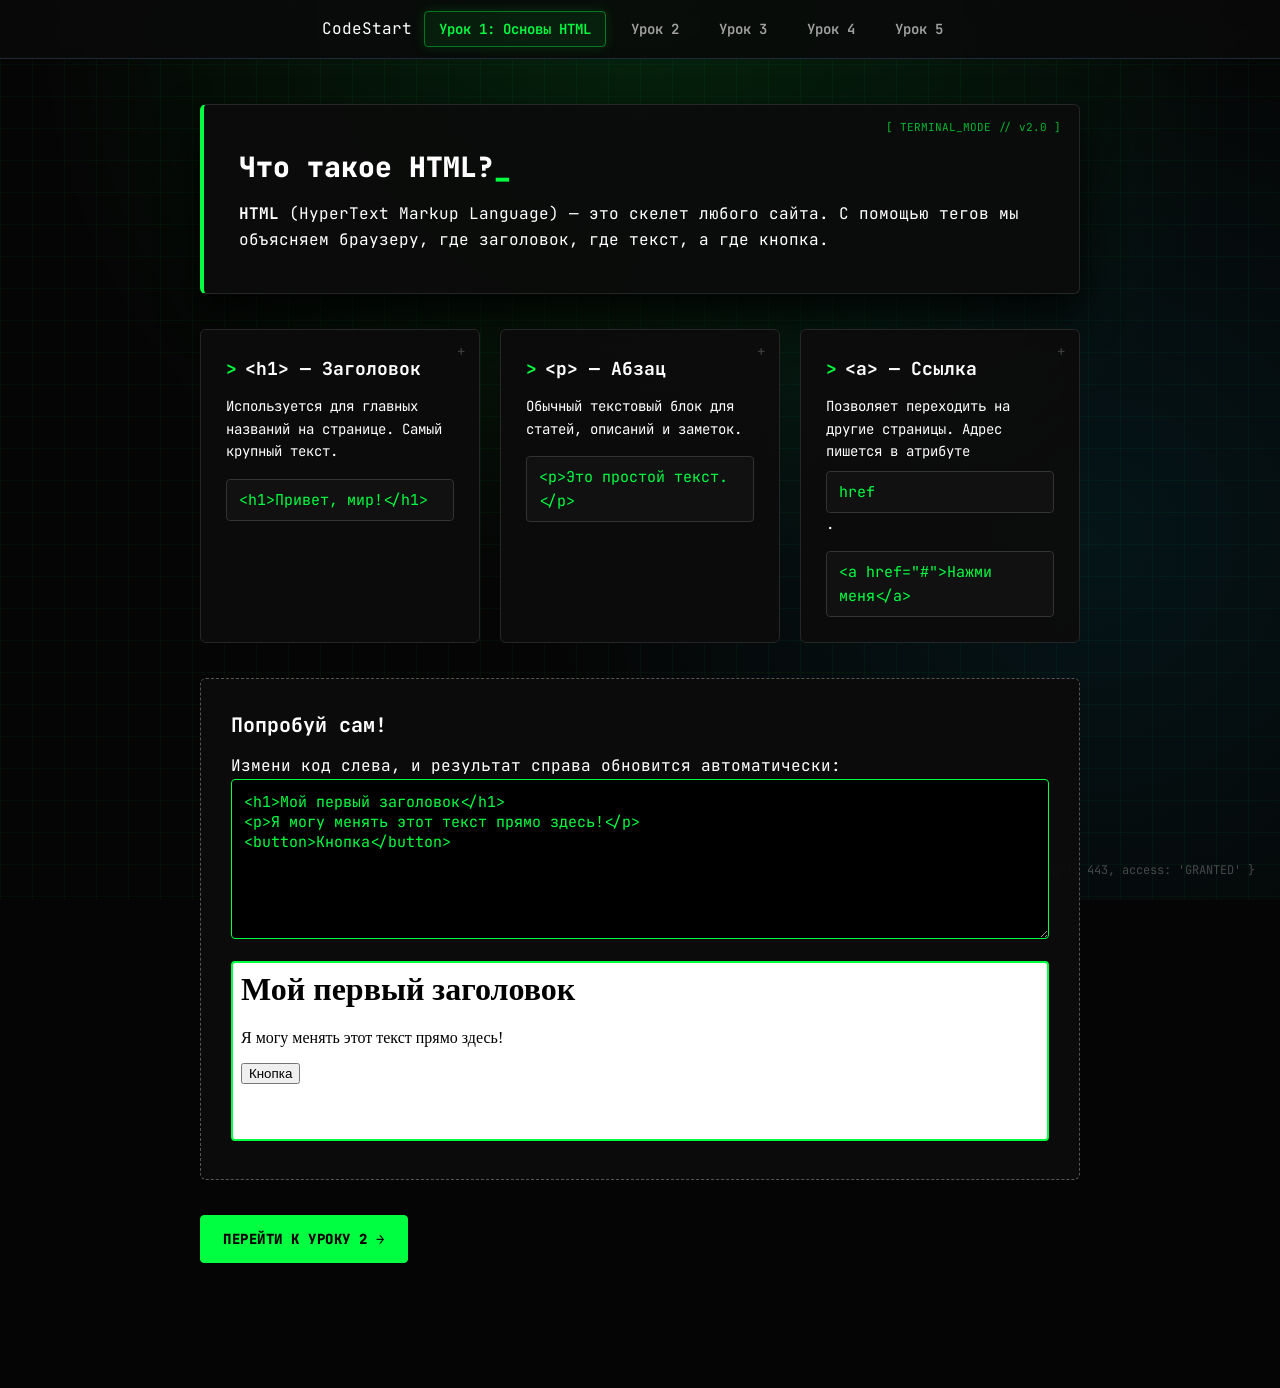
<file: index.html>
<!DOCTYPE html>
<html lang="ru">
<head>
    <meta charset="UTF-8">
    <title>Учим HTML и CSS — Урок 1: HTML</title>
    <link rel="stylesheet" href="style.css">
</head>
<body>

    <!-- Навигация по страницам сайта -->
    <nav class="navbar">
        <div class="logo">CodeStart</div>
        <div class="nav-links">
            <a href="index.html" class="active">Урок 1: Основы HTML</a>
            <a href="css-lesson.html">Урок 2</a>
            <a href="lesson3.html">Урок 3</a>
            <a href="lesson4.html">Урок 4</a>
            <a href="lesson5.html">Урок 5</a>
        </div>
    </nav>

    <main class="container">
        <header class="hero">
            <h1>Что такое HTML?</h1>
            <p><strong>HTML</strong> (HyperText Markup Language) — это скелет любого сайта. С помощью тегов мы объясняем браузеру, где заголовок, где текст, а где кнопка.</p>
        </header>

        <!-- Блок теории -->
        <section class="theory-grid">
            <div class="card">
                <h3>&lt;h1&gt; — Заголовок</h3>
                <p>Используется для главных названий на странице. Самый крупный текст.</p>
                <code>&lt;h1&gt;Привет, мир!&lt;/h1&gt;</code>
            </div>
            <div class="card">
                <h3>&lt;p&gt; — Абзац</h3>
                <p>Обычный текстовый блок для статей, описаний и заметок.</p>
                <code>&lt;p&gt;Это простой текст.&lt;/p&gt;</code>
            </div>
            <div class="card">
                <h3>&lt;a&gt; — Ссылка</h3>
                <p>Позволяет переходить на другие страницы. Адрес пишется в атрибуте <code>href</code>.</p>
                <code>&lt;a href="#"&gt;Нажми меня&lt;/a&gt;</code>
            </div>
        </section>

        <!-- Интерактивная песочница -->
        <section class="playground">
            <h2>Попробуй сам!</h2>
            <p>Измени код слева, и результат справа обновится автоматически:</p>
            
            <div class="editor-box">
                <textarea id="htmlCode" oninput="updatePreview()">
<h1>Мой первый заголовок</h1>
<p>Я могу менять этот текст прямо здесь!</p>
<button>Кнопка</button>
                </textarea>
                <iframe id="previewFrame"></iframe>
            </div>
        </section>

        <div class="next-step">
            <a href="css-lesson.html" class="btn">Перейти к Уроку 2 →</a>
        </div>
    </main>

    <!-- Небольшой скрипт для работы песочницы -->
    <script>
        function updatePreview() {
            const code = document.getElementById("htmlCode").value;
            const frame = document.getElementById("previewFrame").contentWindow.document;
            frame.open();
            frame.write(code);
            frame.close();
        }
        // Запускаем при загрузке страницы
        updatePreview();
    </script>

</body>
</html>
</file>
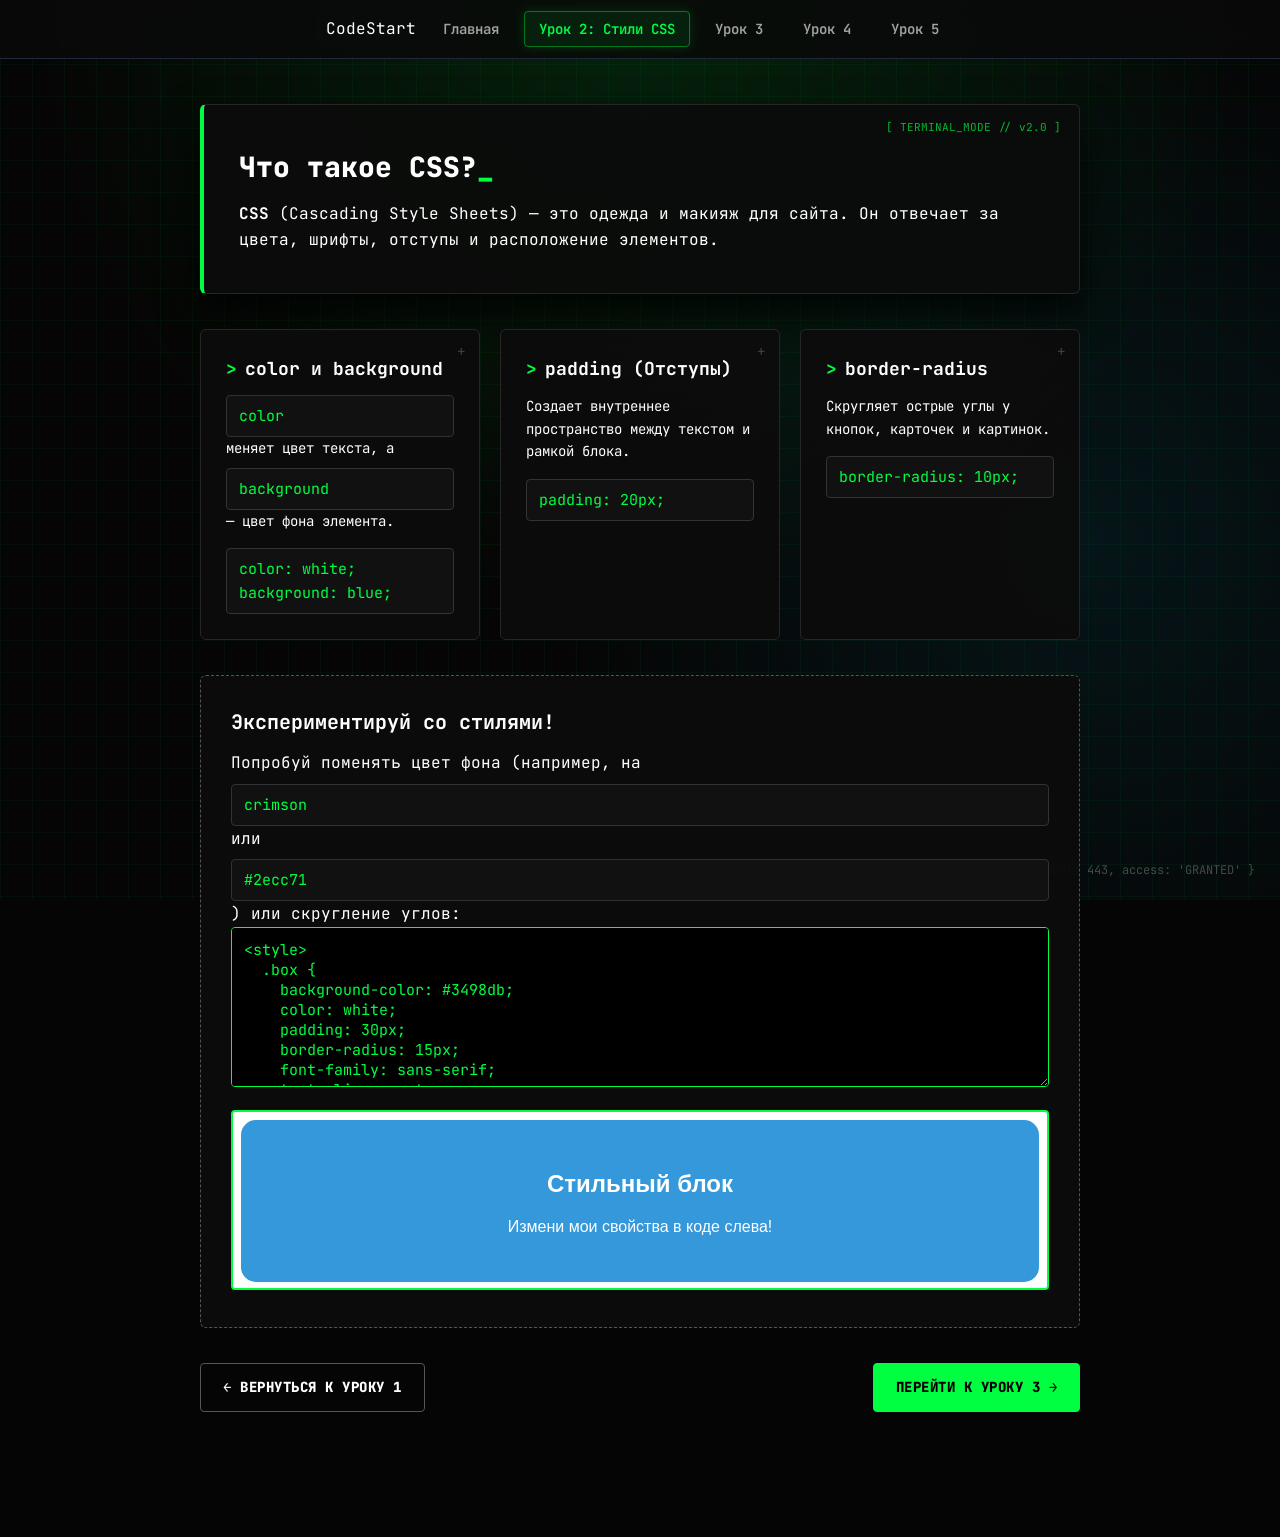
<file: css-lesson.html>
<!DOCTYPE html>
<html lang="ru">
<head>
    <meta charset="UTF-8">
    <title>Учим HTML и CSS — Урок 2: CSS</title>
    <link rel="stylesheet" href="style.css">
</head>
<body>

    <!-- Навигация (такая же, чтобы удобно переключаться) -->
    <nav class="navbar">
        <div class="logo">CodeStart</div>
        <div class="nav-links">
            <a href="index.html">Главная</a>
            <a href="css-lesson.html" class="active">Урок 2: Стили CSS</a>
            <a href="lesson3.html">Урок 3</a>
            <a href="lesson4.html">Урок 4</a>
            <a href="lesson5.html">Урок 5</a>
        </div>
    </nav>

    <main class="container">
        <header class="hero">
            <h1>Что такое CSS?</h1>
            <p><strong>CSS</strong> (Cascading Style Sheets) — это одежда и макияж для сайта. Он отвечает за цвета, шрифты, отступы и расположение элементов.</p>
        </header>

        <!-- Блок теории -->
        <section class="theory-grid">
            <div class="card">
                <h3>color и background</h3>
                <p><code>color</code> меняет цвет текста, а <code>background</code> — цвет фона элемента.</p>
                <code>color: white; background: blue;</code>
            </div>
            <div class="card">
                <h3>padding (Отступы)</h3>
                <p>Создает внутреннее пространство между текстом и рамкой блока.</p>
                <code>padding: 20px;</code>
            </div>
            <div class="card">
                <h3>border-radius</h3>
                <p>Скругляет острые углы у кнопок, карточек и картинок.</p>
                <code>border-radius: 10px;</code>
            </div>
        </section>

        <!-- Интерактивная песочница для CSS -->
        <section class="playground">
            <h2>Экспериментируй со стилями!</h2>
            <p>Попробуй поменять цвет фона (например, на <code>crimson</code> или <code>#2ecc71</code>) или скругление углов:</p>
            
            <div class="editor-box">
                <textarea id="cssCode" oninput="updateCssPreview()">
<style>
  .box {
    background-color: #3498db;
    color: white;
    padding: 30px;
    border-radius: 15px;
    font-family: sans-serif;
    text-align: center;
  }
</style>

<div class="box">
  <h2>Стильный блок</h2>
  <p>Измени мои свойства в коде слева!</p>
</div>
                </textarea>
                <iframe id="cssPreviewFrame"></iframe>
            </div>
        </section>

        <div class="next-step">
            <a href="index.html" class="btn btn-secondary">← Вернуться к Уроку 1 </a>
            <a href="lesson3.html" class="btn">Перейти к Уроку 3 →</a>
        </div>
    </main>

    <script>
        function updateCssPreview() {
            const code = document.getElementById("cssCode").value;
            const frame = document.getElementById("cssPreviewFrame").contentWindow.document;
            frame.open();
            frame.write(code);
            frame.close();
        }
        updateCssPreview();
    </script>

</body>
</html>
</file>
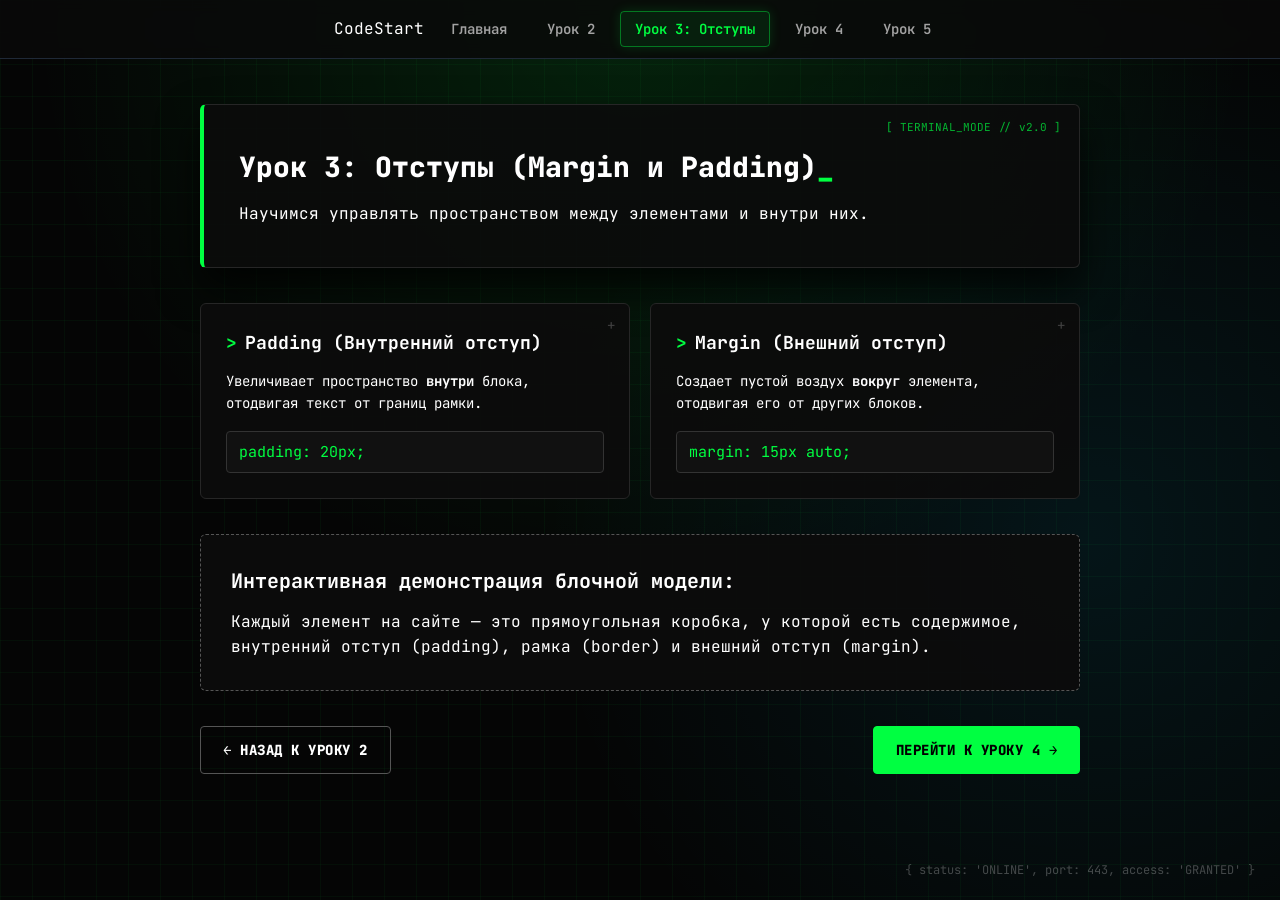
<file: lesson3.html>
<!DOCTYPE html>
<html lang="ru">
<head>
    <meta charset="UTF-8">
    <title>Урок 3: Отступы и блоки в CSS</title>
    <link rel="stylesheet" href="style.css">
</head>
<body>

    <nav class="navbar">
        <div class="logo">CodeStart</div>
        <div class="nav-links">
        <a href="index.html">Главная</a>
        <a href="css-lesson.html">Урок 2</a>
        <a href="lesson3.html" class="active">Урок 3: Отступы</a>
        <a href="lesson4.html">Урок 4</a>
        <a href="lesson5.html">Урок 5</a>
    </nav>

    <main class="container">
        <header class="hero">
            <h1>Урок 3: Отступы (Margin и Padding)</h1>
            <p>Научимся управлять пространством между элементами и внутри них.</p>
        </header>

        <section class="theory-grid">
            <div class="card">
                <h3>Padding (Внутренний отступ)</h3>
                <p>Увеличивает пространство <b>внутри</b> блока, отодвигая текст от границ рамки.</p>
                <code>padding: 20px;</code>
            </div>
            <div class="card">
                <h3>Margin (Внешний отступ)</h3>
                <p>Создает пустой воздух <b>вокруг</b> элемента, отодвигая его от других блоков.</p>
                <code>margin: 15px auto;</code>
            </div>
        </section>

        <div class="playground">
<h2>Интерактивная демонстрация блочной модели:</h2>
<p>Каждый элемент на сайте — это прямоугольная коробка, у которой есть содержимое, внутренний отступ (padding), рамка (border) и внешний отступ (margin).</p>
        </div>

        <div class="navigation-buttons">
            <a href="css-lesson.html" class="btn btn-secondary">← Назад к Уроку 2</a>
            <a href="lesson4.html" class="btn">Перейти к Уроку 4 →</a>
        </div>
    </main>

</body>
</html>
</file>
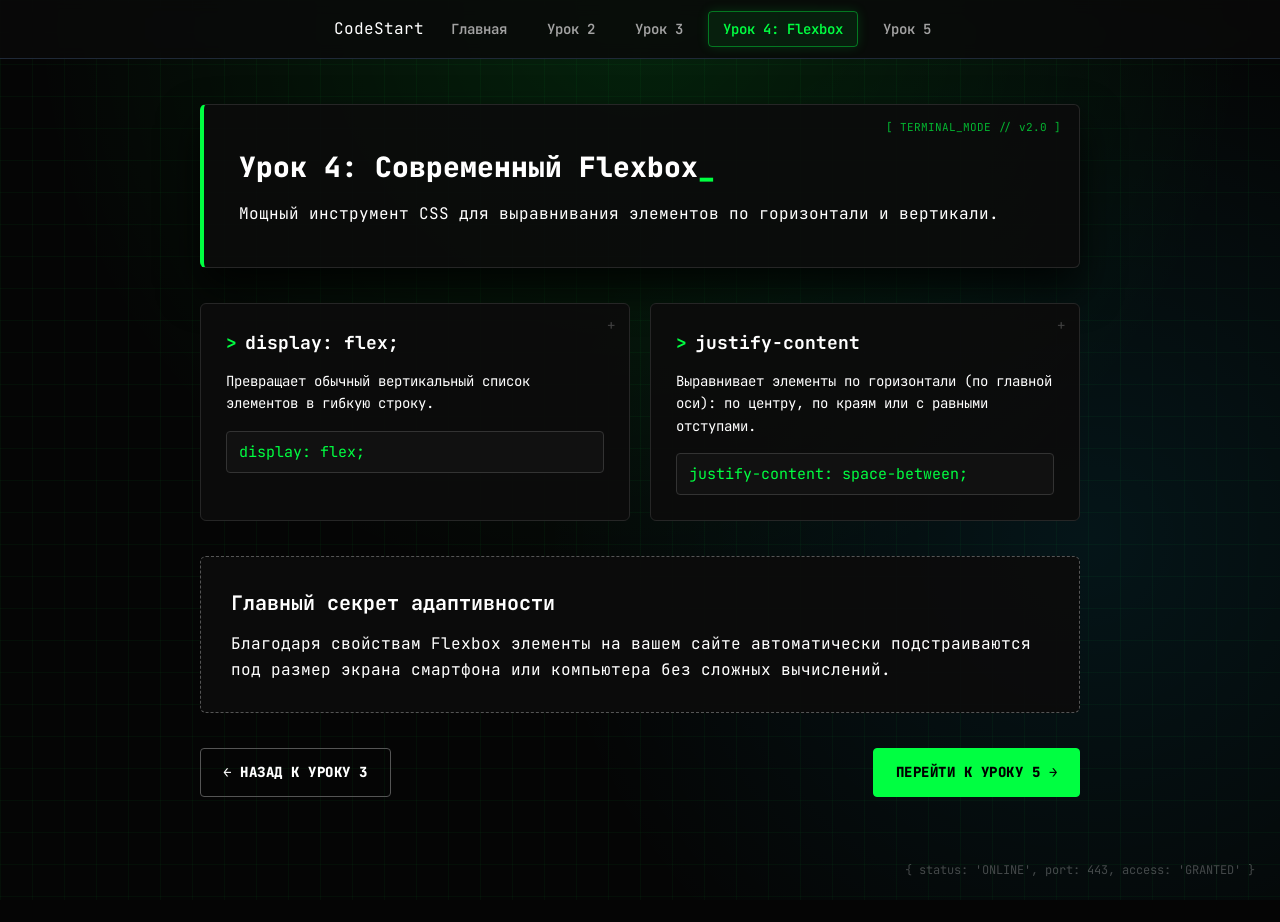
<file: lesson4.html>
<!DOCTYPE html>
<html lang="ru">
<head>
    <meta charset="UTF-8">
    <title>Урок 4: Flexbox верстка</title>
    <link rel="stylesheet" href="style.css">
</head>
<body>

    <nav class="navbar">
        <div class="logo">CodeStart</div>
        <div class="nav-links">
        <a href="index.html">Главная</a>
        <a href="css-lesson.html">Урок 2</a>
        <a href="lesson3.html">Урок 3</a>
        <a href="lesson4.html" class="active">Урок 4: Flexbox</a>
        <a href="lesson5.html">Урок 5</a>
    </nav>

    <main class="container">
        <header class="hero">
            <h1>Урок 4: Современный Flexbox</h1>
            <p>Мощный инструмент CSS для выравнивания элементов по горизонтали и вертикали.</p>
        </header>

        <section class="theory-grid">
            <div class="card">
                <h3>display: flex;</h3>
                <p>Превращает обычный вертикальный список элементов в гибкую строку.</p>
                <code>display: flex;</code>
            </div>
            <div class="card">
                <h3>justify-content</h3>
                <p>Выравнивает элементы по горизонтали (по главной оси): по центру, по краям или с равными отступами.</p>
                <code>justify-content: space-between;</code>
            </div>
        </section>

        <div class="playground">
            <h2>Главный секрет адаптивности</h2>
            <p>Благодаря свойствам Flexbox элементы на вашем сайте автоматически подстраиваются под размер экрана смартфона или компьютера без сложных вычислений.</p>
        </div>

        <div class="navigation-buttons">
            <a href="lesson3.html" class="btn btn-secondary">← Назад к Уроку 3</a>
           <a href="lesson5.html" class="btn">Перейти к Уроку 5 →</a>
        </div>
    </main>

</body>
</html>
</file>
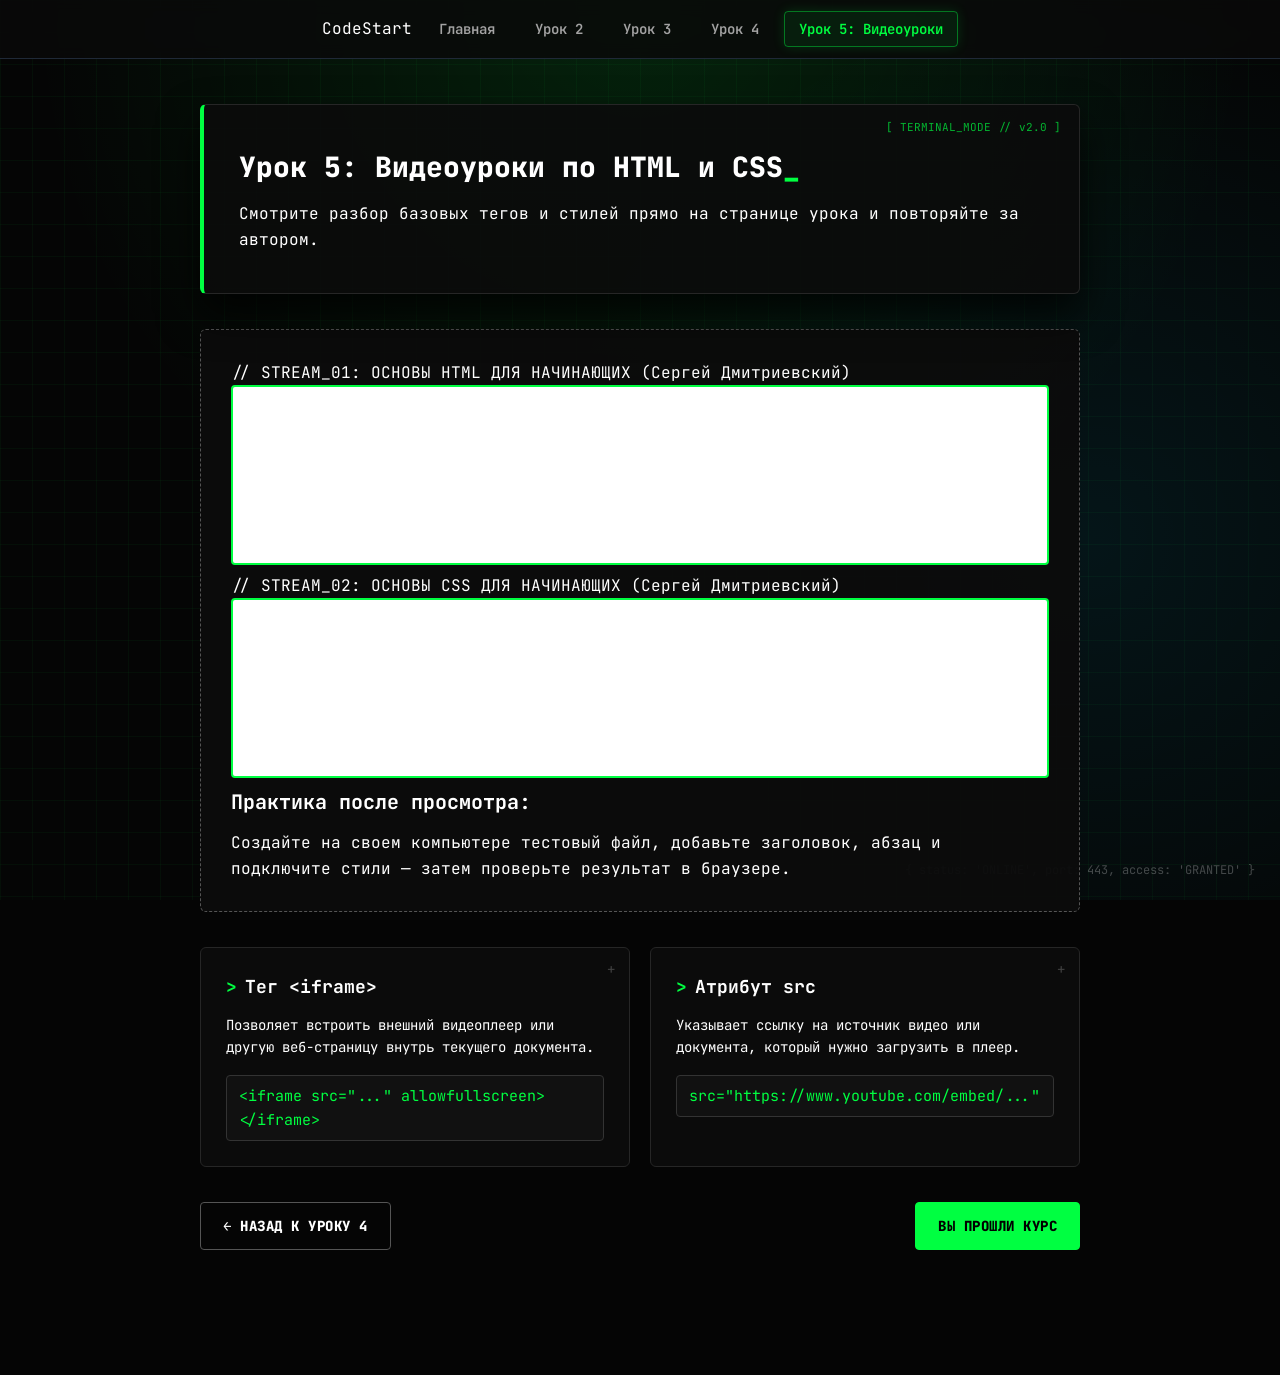
<file: lesson5.html>
<!DOCTYPE html>
<html lang="ru">
<head>
    <meta charset="UTF-8">
    <title>Урок 5: Видеоуроки по HTML и CSS</title>
    <link rel="stylesheet" href="style.css">
</head>
<body>

    <nav class="navbar">
        <div class="logo">CodeStart</div>
        <div class="nav-links">
        <a href="index.html">Главная</a>
        <a href="css-lesson.html">Урок 2</a>
        <a href="lesson3.html">Урок 3</a>
        <a href="lesson4.html">Урок 4</a>
        <a href="lesson5.html" class="active">Урок 5: Видеоуроки</a>
    </nav>

    <main class="container">
        <header class="hero">
            <h1>Урок 5: Видеоуроки по HTML и CSS</h1>
            <p>Смотрите разбор базовых тегов и стилей прямо на странице урока и повторяйте за автором.</p>
        </header>

        <section class="playground">
            <div class="video-caption">// STREAM_01: ОСНОВЫ HTML ДЛЯ НАЧИНАЮЩИХ (Сергей Дмитриевский)</div>
            <div class="video-box">
                <iframe src="https://www.youtube.com/embed/SKRydSA2bYA"
                        title="Основы HTML для Начинающих"
                        allow="accelerometer; autoplay; clipboard-write; encrypted-media; gyroscope; picture-in-picture"
                        allowfullscreen></iframe>
            </div>

            <div class="video-caption">// STREAM_02: ОСНОВЫ CSS ДЛЯ НАЧИНАЮЩИХ (Сергей Дмитриевский)</div>
            <div class="video-box">
                <iframe src="https://www.youtube.com/embed/mA6EaGs6rak"
                        title="Основы CSS для Начинающих"
                        allow="accelerometer; autoplay; clipboard-write; encrypted-media; gyroscope; picture-in-picture"
                        allowfullscreen></iframe>
            </div>

            <h2>Практика после просмотра:</h2>
            <p>Создайте на своем компьютере тестовый файл, добавьте заголовок, абзац и подключите стили — затем проверьте результат в браузере.</p>
        </section>

        <section class="theory-grid">
            <div class="card">
                <h3>Тег &lt;iframe&gt;</h3>
                <p>Позволяет встроить внешний видеоплеер или другую веб-страницу внутрь текущего документа.</p>
                <code>&lt;iframe src="..." allowfullscreen&gt;&lt;/iframe&gt;</code>
            </div>
            <div class="card">
                <h3>Атрибут src</h3>
                <p>Указывает ссылку на источник видео или документа, который нужно загрузить в плеер.</p>
                <code>src="https://www.youtube.com/embed/..."</code>
            </div>
        </section>

        <div class="navigation-buttons">
            <a href="lesson4.html" class="btn btn-secondary">← Назад к Уроку 4</a>
            <a href="index.html" class="btn">Вы прошли курс </a>
        </div>
    </main>

</body>
</html>
</file>
<file: style.css>
/* Подключаем хакерский моноширинный шрифт */
@import url('https://fonts.googleapis.com/css2?family=JetBrains+Mono:wght@400;600;800&display=swap');

* {
    box-sizing: border-box;
    margin: 0;
    padding: 0;
}

body {
    font-family: 'JetBrains Mono', 'Courier New', monospace;
    background-color: #050505;
    color: #ffffff;
    line-height: 1.6;
    padding-bottom: 80px;
    position: relative;
    overflow-x: hidden;

    /* Фоновые элементы: кибер-сетка + свечение */
    background-image: 
        radial-gradient(circle at 50% 0%, rgba(0, 255, 65, 0.12) 0%, transparent 55%),
        radial-gradient(circle at 85% 60%, rgba(0, 210, 255, 0.08) 0%, transparent 45%),
        linear-gradient(rgba(0, 255, 65, 0.04) 1px, transparent 1px),
        linear-gradient(90deg, rgba(0, 255, 65, 0.04) 1px, transparent 1px);
    background-size: 100% 100%, 100% 100%, 32px 32px, 32px 32px;
    background-attachment: fixed;
}

/* Декоративные фоновые элементы сзади */
body::before {
    content: "01001000 01010100 01001101 01001100 // SYS.INIT // <ROOT>";
    position: fixed;
    top: 18%;
    left: -20px;
    font-size: 12px;
    color: rgba(0, 255, 65, 0.15);
    letter-spacing: 3px;
    writing-mode: vertical-rl;
    pointer-events: none;
    z-index: -1;
}

body::after {
    content: "{ status: 'ONLINE', port: 443, access: 'GRANTED' }";
    position: fixed;
    bottom: 20px;
    right: 25px;
    font-size: 12px;
    color: rgba(255, 255, 255, 0.25);
    pointer-events: none;
    z-index: -1;
}

/* Верхнее меню */
.navbar {
    background-color: rgba(10, 10, 10, 0.85);
    backdrop-filter: blur(8px);
    padding: 16px 24px;
    display: flex;
    justify-content: center;
    gap: 12px;
    flex-wrap: wrap;
    border-bottom: 1px solid #1f2937;
    position: sticky;
    top: 0;
    z-index: 100;
}

.navbar a {
    color: #a3a3a3;
    text-decoration: none;
    font-size: 14px;
    font-weight: 600;
    padding: 8px 14px;
    border: 1px solid transparent;
    border-radius: 4px;
    transition: all 0.2s ease;
}

.navbar a:hover {
    color: #ffffff;
    border-color: #333333;
    background-color: #111111;
}

.navbar a.active {
    color: #00ff41;
    border-color: rgba(0, 255, 65, 0.4);
    background-color: rgba(0, 255, 65, 0.08);
    box-shadow: 0 0 12px rgba(0, 255, 65, 0.15);
}

/* Контейнер */
.container {
    max-width: 920px;
    margin: 45px auto;
    padding: 0 20px;
}

/* Главный блок заголовка */
.hero {
    background-color: rgba(12, 12, 12, 0.9);
    border: 1px solid #262626;
    border-left: 4px solid #00ff41;
    padding: 40px 35px;
    border-radius: 6px;
    margin-bottom: 35px;
    position: relative;
    box-shadow: 0 20px 40px rgba(0, 0, 0, 0.8);
}

.hero::after {
    content: "[ TERMINAL_MODE // v2.0 ]";
    position: absolute;
    top: 14px;
    right: 18px;
    font-size: 11px;
    color: #00ff41;
    opacity: 0.7;
}

.hero h1 {
    font-size: 28px;
    font-weight: 800;
    color: #ffffff;
    margin-bottom: 12px;
}

.hero h1::after {
    content: "_";
    color: #00ff41;
    animation: blink 1s infinite;
}

@keyframes blink {
    0%, 50% { opacity: 1; }
    51%, 100% { opacity: 0; }
}

.hero p {
    color: #ffffff; /* Сделали текст в шапке чисто белым и ярким */
    font-size: 16px;
}

/* Карточки теории */
.theory-grid {
    display: grid;
    grid-template-columns: repeat(auto-fit, minmax(270px, 1fr));
    gap: 20px;
    margin-bottom: 35px;
}

.card {
    background-color: rgba(12, 12, 12, 0.95);
    border: 1px solid #262626;
    padding: 25px;
    border-radius: 6px;
    position: relative;
    transition: all 0.25s ease;
}

.card::before {
    content: "+";
    position: absolute;
    top: 10px;
    right: 14px;
    color: #404040;
    font-size: 14px;
}

.card:hover {
    transform: translateY(-4px);
    border-color: #00ff41;
    box-shadow: 0 8px 25px rgba(0, 255, 65, 0.12);
}

.card h3 {
    color: #ffffff;
    font-size: 18px;
    margin-bottom: 12px;
    display: flex;
    align-items: center;
    gap: 8px;
}

.card h3::before {
    content: ">";
    color: #00ff41;
}

/* ИСПРАВЛЕНО: теперь текст внутри всех карточек гарантированно белыи и яркий */
.card p {
    color: #ffffff !important;
    font-size: 14px;
    margin-bottom: 16px;
}

/* ИСПРАВЛЕНО: Увеличили размер блоков с кодом, чтобы они были заметными */
code {
    background-color: #111111;
    color: #00ff41;
    padding: 8px 12px;
    border-radius: 4px;
    font-family: 'JetBrains Mono', monospace;
    font-size: 15px; /* Сделали шрифт крупнее */
    display: block;   /* Сделали блок крупнее вместо мелкой строки */
    margin-top: 8px;
    border: 1px solid #333333;
}

pre {
    background-color: #111111;
    padding: 16px;
    border-radius: 4px;
    border: 1px solid #333333;
    overflow-x: auto;
    margin-top: 12px;
    color: #00ff41;
    font-size: 15px;
}

/* Блок практики */
.playground {
    background-color: rgba(12, 12, 12, 0.95);
    border: 1px dashed #555555;
    padding: 30px;
    border-radius: 6px;
    margin-bottom: 35px;
}

.playground h2 {
    font-size: 20px;
    color: #ffffff;
    margin-bottom: 12px;
}

/* ИСПРАВЛЕНО: Текст и списки в практике теперь яркие */
.playground p, .playground li {
    color: #ffffff !important;
    font-size: 16px;
}

/* Кнопки */
.navigation-buttons, .next-step {
    display: flex;
    justify-content: space-between;
    gap: 15px;
    margin-top: 35px;
    flex-wrap: wrap;
}

.btn {
    background-color: #00ff41;
    color: #000000;
    padding: 12px 22px;
    border-radius: 4px;
    text-decoration: none;
    font-weight: 800;
    font-size: 14px;
    text-transform: uppercase;
    letter-spacing: 0.5px;
    transition: all 0.2s ease;
    border: 1px solid #00ff41;
}

.btn:hover {
    background-color: transparent;
    color: #00ff41;
    box-shadow: 0 0 15px rgba(0, 255, 65, 0.3);
}

.btn-secondary {
    background-color: transparent;
    color: #ffffff;
    border: 1px solid #555555;
}

.btn-secondary:hover {
    border-color: #ffffff;
    background-color: #171717;
    color: #ffffff;
}
/* Вставлять в самый конец файла style.css после всех остальных строк */

/* 1. Увеличиваем и стилизуем поле ввода кода слева */
textarea {
    width: 100%;
    height: 160px;
    background-color: #000000;
    color: #00ff41;
    border: 1px solid #00ff41;
    padding: 12px;
    font-family: 'JetBrains Mono', monospace;
    font-size: 15px;
    border-radius: 4px;
    margin-bottom: 15px;
    resize: vertical;
}

/* 2. Делаем окно результата справа с белым фоном, чтобы черный текст в нем было четко видно */
iframe {
    width: 100%;
    height: 180px;
    background-color: #ffffff;
    border: 2px solid #00ff41;
    border-radius: 4px;
}
</file>
